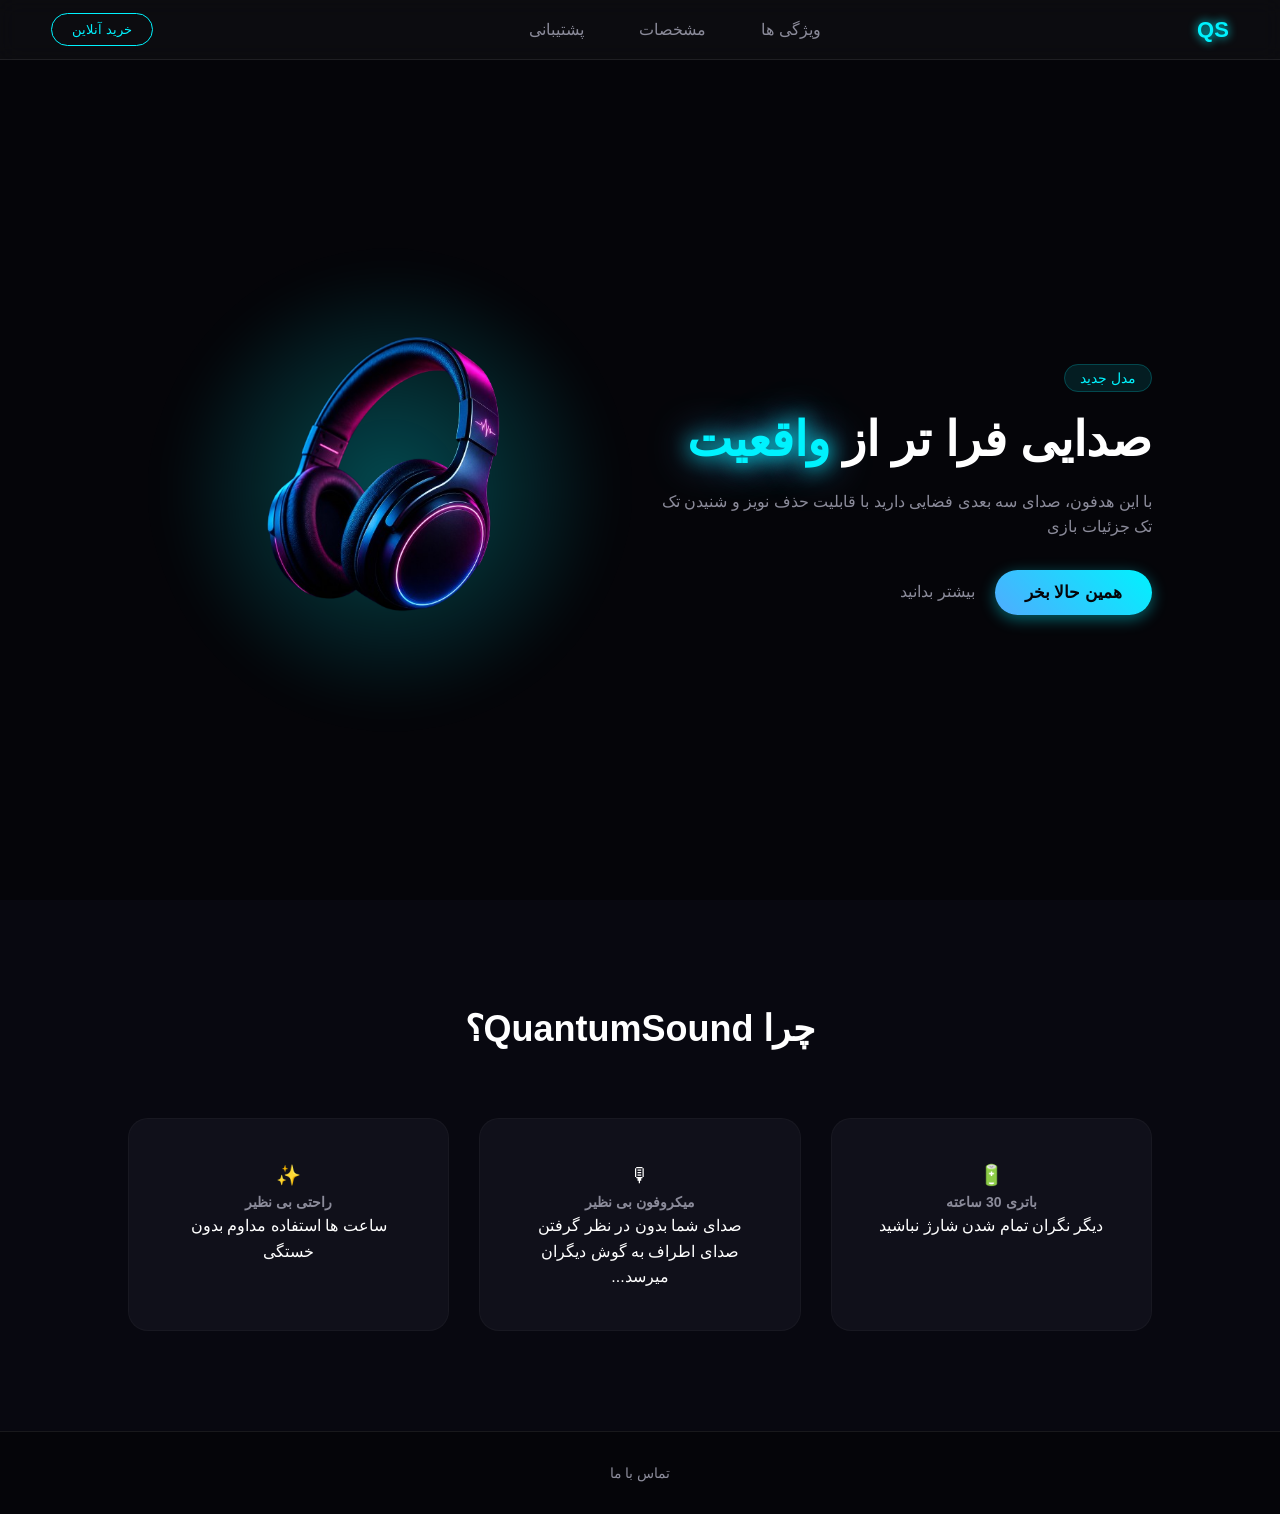
<file: index.html>
<!DOCTYPE html>
<html lang="fa" dir="rtl">
<head>
    <meta charset="UTF-8">
    <meta name="viewport" content="width=device-width, initial-scale=1.0">
    <title>QuantumSound</title>
    <link rel="stylesheet" href="./styles.css">
</head>
<body>
    <header class="main-header">
        <div class="logo">QS</div>
        <nav class="nav-links">
            <ul>
                <li><a href="#features">ویژگی ها</a></li>
                <li><a href="#features">مشخصات</a></li>
                <li><a href="#footer">پشتیبانی</a></li>
            </ul>
        </nav>
        <button class="btn-buy-small">خرید آنلاین</button>
    </header>
    <main class="intro-container">
        <div class="intro-content">
            <span class="badge">مدل جدید</span>
            <h1>صدایی فرا تر از <span class="neon-text">واقعیت</span></h1>
            <p>با این هدفون، صدای سه بعدی فضایی دارید  با قابلیت حذف نویز و شنیدن تک تک جزئیات بازی</p>
            <div class="cta-group">
                <button class="btn-primary">همین حالا بخر</button>
                <a href="#features" class="link-secondary">بیشتر بدانید</a>
            </div>
        </div>
        <div class="showcase-image-wrap"> 
            <div class="floating-image"><img src="./d0c38a62-3740-4512-b876-8fed51d01b6f-removebg-preview.png" alt="تصویر هدفون"></div>
            <div class="neon-glow-circle"></div>
        </div>
    </main>
    <section id="features" class="feature-section">
        <h2 class="section-title">چرا QuantumSound؟</h2>
        <div class="features-grid">
                <div class="feature-card">
                <div class="icon">🔋</div>
                <h3> باتری 30 ساعته</h3>
                <p>دیگر نگران تمام شدن شارژ نباشید</p>
                </div>
                <div class="feature-card">
                    <div class="icon">🎙</div>
                    <h3>میکروفون بی نظیر</h3>
                    <p>صدای شما بدون در نظر گرفتن صدای اطراف به گوش دیگران میرسد...</p>
                </div>
                 <div class="feature-card">
                    <div class="icon">✨</div>
                    <h3>راحتی بی نظیر</h3>
                    <p>ساعت ها استفاده مداوم بدون خستگی</p>
                 </div>
        </div>
    </section>
    <footer id="footer" class="footer">تماس با ما</footer>

    
</body>
</html>
</file>
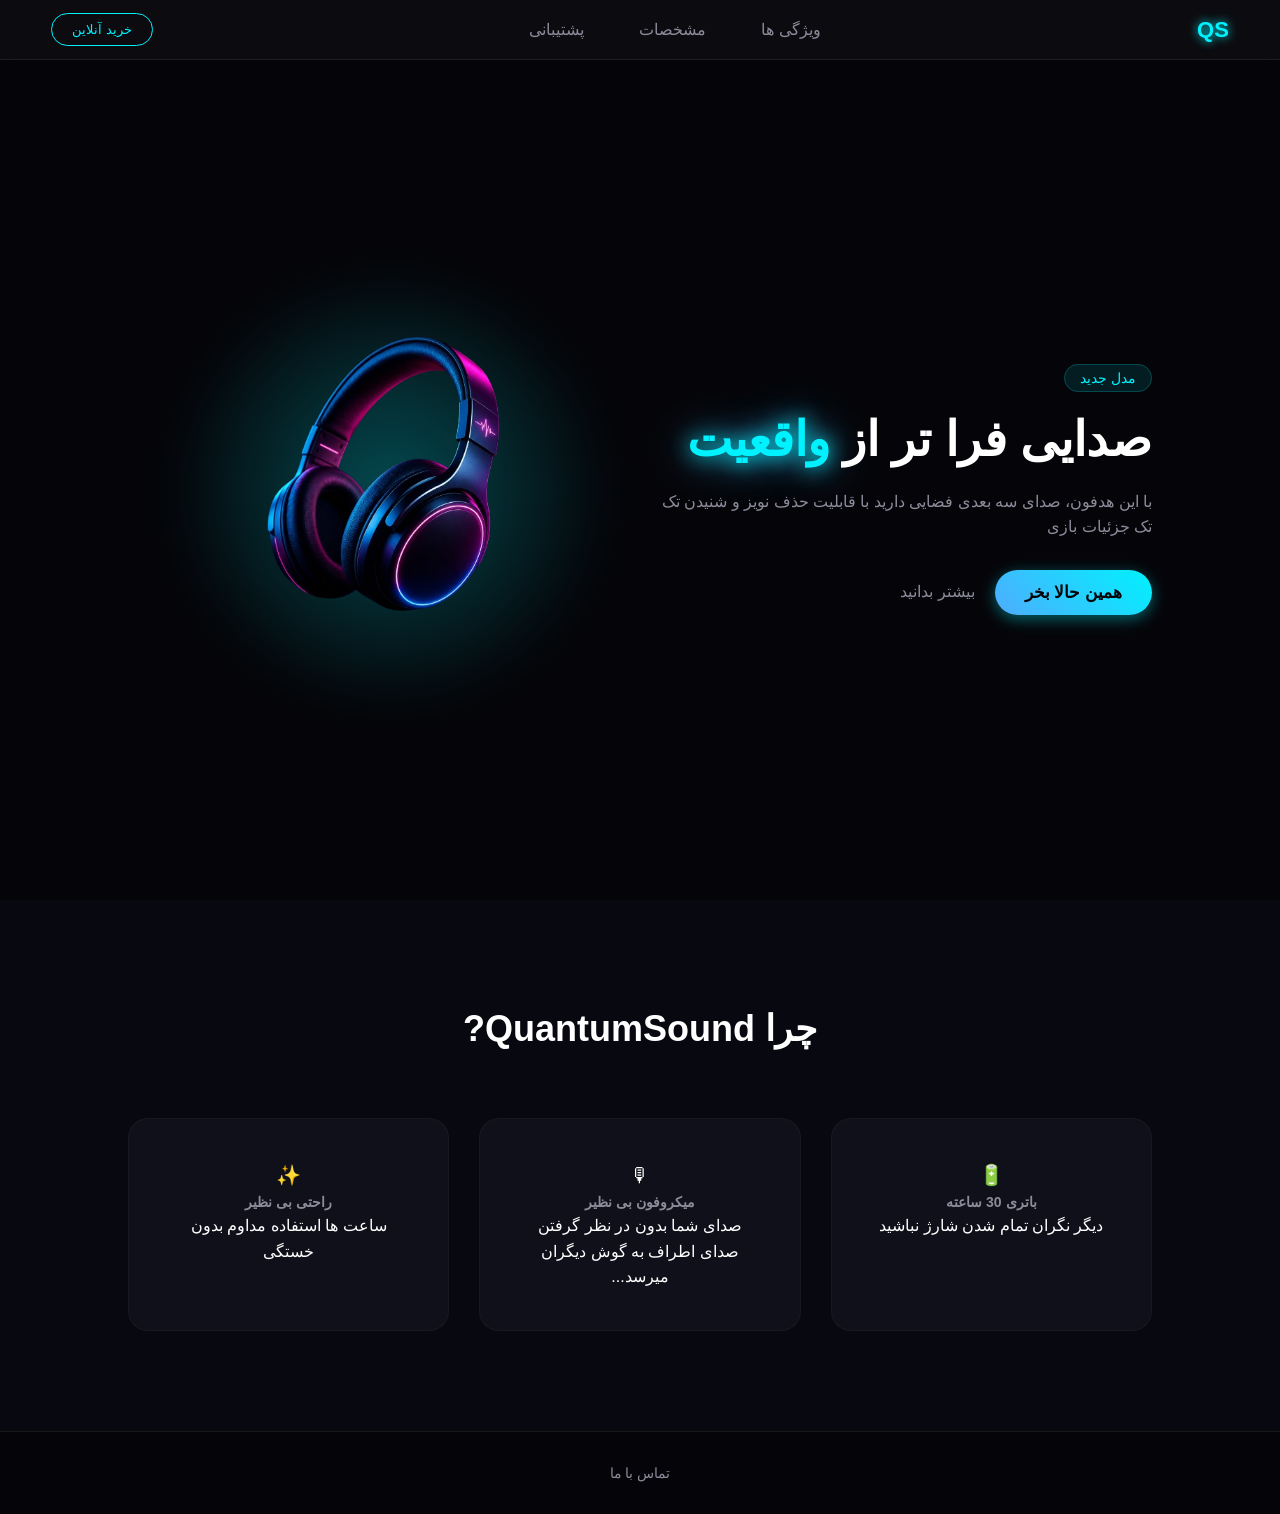
<file: main.html>
<!DOCTYPE html>
<html lang="fa" dir="rtl">
<head>
    <meta charset="UTF-8">
    <meta name="viewport" content="width=device-width, initial-scale=1.0">
    <title>QuantumSound</title>
    <link rel="stylesheet" href="./styles.css">
</head>
<body>
    <header class="main-header">
        <div class="logo">QS</div>
        <nav class="nav-links">
            <ul>
                <li><a href="#features">ویژگی ها</a></li>
                <li><a href="#features">مشخصات</a></li>
                <li><a href="#footer">پشتیبانی</a></li>
            </ul>
        </nav>
        <button class="btn-buy-small">خرید آنلاین</button>
    </header>
    <main class="intro-container">
        <div class="intro-content">
            <span class="badge">مدل جدید</span>
            <h1>صدایی فرا تر از <span class="neon-text">واقعیت</span></h1>
            <p>با این هدفون، صدای سه بعدی فضایی دارید  با قابلیت حذف نویز و شنیدن تک تک جزئیات بازی</p>
            <div class="cta-group">
                <button class="btn-primary">همین حالا بخر</button>
                <a href="#features" class="link-secondary">بیشتر بدانید</a>
            </div>
        </div>
        <div class="showcase-image-wrap"> 
            <div class="floating-image"><img src="./d0c38a62-3740-4512-b876-8fed51d01b6f-removebg-preview.png" alt="تصویر هدفون"></div>
            <div class="neon-glow-circle"></div>
        </div>
    </main>
    <section id = "features" class="feature-section">
        <h2 class="section-title">چرا QuantumSound?</h2>
        <div class="features-grid">
                <div class="feature-card">
                <div class="icon">🔋</div>
                <h3> باتری 30 ساعته</h3>
                <P>دیگر نگران تمام شدن شارژ نباشید</P>
                </div>
                <div class="feature-card">
                    <div class="icon">🎙</div>
                    <h3>میکروفون بی نظیر</h3>
                    <p>صدای شما بدون در نظر گرفتن صدای اطراف به گوش دیگران میرسد...</p>
                </div>
                 <div class="feature-card">
                    <div class="icon">✨</div>
                    <h3>راحتی بی نظیر</h3>
                    <p>ساعت ها استفاده مداوم بدون خستگی</p>
                 </div>
        </div>
    </section>
    <footer class="footer">تماس با ما</footer>

    
</body>
</html>
</file>
<file: styles.css>
:root{
    --bg-color: #050509 ;
    --card-bg: #10101a ;
    --primary-neon: #00f2fe ;
    --secondary-neon: #4facfe ;
    --text-main: #ffffff ;
    --text-muted: #8b8b9a ;
    --glass-bg: rgba(255,255,255,0.03);
    --glass-border: rgba(255,255,255,0.08);
}
*{
    margin: 0;
    padding: 0;
    box-sizing: border-box;
    scroll-behavior:smooth;
}
body{
    background-color:var(--bg-color);
    color:var(--text-main);
    font-family: 'Segoe UI', Tahoma, Geneva, Verdana, sans-serif;
    line-height: 1.6;
    overflow-x: hidden;
} 
.main-header{
    position: fixed;
    top: 0 ;
    left: 0;
    right: 0;
    width: 100%;
    display: flex;
    box-sizing: border-box;
    justify-content: space-between;
    align-items: center;
    padding: 12px  4%;
    background-color: var(--glass-bg);
    backdrop-filter: blur(10px);
    border-bottom: 1px solid var(--glass-border);
    z-index: 1000;
}
.logo{
    font-size: 22px;
    font-weight: bolder;
    color: var(--primary-neon);
    text-shadow: 0 0 10px var(--primary-neon);
}
.nav-links a {
    text-decoration: none;
    color: var(--text-muted);
    margin: 0 15px;
    transition: color 0.3s;
}
header nav ul {
    display: flex;
    list-style:none ;
    gap: 25px;
}
header nav ul a:hover{
    color:var(--text-main);
}
.btn-buy-small{
    background: transparent;
    color: var(--primary-neon);
    border: 1px solid var(--primary-neon);
    padding: 8px 20px;
    border-radius: 20px;
    transition: all 0.3s;
    cursor: pointer;
} 
.btn-buy-small:hover{
    background-color: var(--primary-neon);
    color: var(--bg-color);
    box-shadow: 0 0 15px var(--primary-neon);
}
.intro-container{
    height: 100vh;
    display: flex;
    align-items: center;
    justify-content: space-between;
    padding: 0 10%;
    padding-top: 80px;
}
.intro-content{
    flex: 1;
    max-width: 500px;
}
.badge{
    background-color: rgba(0, 242, 254, 0.1);
    color: var(--primary-neon);
    padding: 5px 15px;
    border-radius: 20px;
    font-size: 14px;
    border: 1px solid rgba(0, 242, 254, 0.2);
}
.intro-content h1{
    font-size: 48px;
    margin: 20px 0;
    line-height: 1.2;
}
.neon-text{
    color: var(--primary-neon);
    text-shadow: 0 0 20px var(--primary-neon) , 0 0 40px var(--secondary-neon);
}
.intro-content p{
    color: var(--text-muted);
    margin-bottom: 30px;
}
.cta-group{
    display: flex;
    align-items: center;
    gap: 20px;
    flex-wrap: wrap;
}
.btn-primary{
    background: linear-gradient(45deg , var(--secondary-neon), var(--primary-neon) );
    color: var(--bg-color);
    border: none;
    padding: 12px 30px;
    border-radius: 25px;
    font-weight: bolder;
    cursor: pointer;
    box-shadow: 0 4px 15px rgba(0, 242, 254, 0.4);
    transition: transform 0.2s , box-shadow 0.3s ;
    font-size: 17px;
}
.btn-primary:hover{
    transform: translateY(-3px) ;
    box-shadow: 0 6px 25px rgba(0, 242, 254, 0.6);
}
.link-secondary{
    color: var(--text-muted);
    text-decoration: none;
    transition: color 0.3s;
}
.link-secondary:hover{
    color: var(--text-main) ;
}
.showcase-image-wrap{
    flex: 1;
    display: flex;
    justify-content: center;
    align-items: center;
    position: relative;
}
.floating-image{
    position: relative;
    z-index: 2;
    animation: floatAnimation 6s ease-in-out infinite;
}
.floating-image img{
    width: 350px;
    height: auto;
}
.neon-glow-circle{
    position: absolute;
    top: 50%;
    left: 50%;
    transform: translate(-50% , -50%);
    width: 450px;
    height: 450px;
    background:radial-gradient(circle ,rgba(0, 242, 254, 0.3) 0% ,rgba(5,5,9,0) 70% );
    filter: blur(20px);
}
@keyframes floatAnimation {
    0% {transform:translateY(0px)rotate(0deg);}
    50% {transform: translateY(-25px) rotate(2deg);}
    100% {transform: translateY(0px) rotate(0deg);}
}
.feature-section{
    padding: 100px 10%;
    background-color: #080810;
}
.section-title {
    text-align: center;
    margin-bottom: 60px;
    font-size: 36px;
}
.features-grid{
    display: grid;
    grid-template-columns: repeat(auto-fit ,minmax(280px, 1fr));
    gap: 30px;
    perspective: 1000px;
}
.feature-card{
    background-color: var(--card-bg);
    padding: 40px;
    border-radius: 20px;
    border: 1px solid var(--glass-bg);
    text-align: center;
    transition: transform 0.5s ease, border-color 0.5s ease;
    transform-style: preserve-3d;
}
.feature-card:hover .icon,
.feature-card:hover h3 {
    transform: translateZ(30px);
    transition: transform 0.5s ease;
}
.feature-card h3 {
    color: var(--text-muted);
    font-size: 14px;
}
.feature-card .icon{
    font-size: 20px;
}
footer{
    text-align: center;
    padding: 30px;
    background-color: var(--bg-color);
    color: var(--text-muted);
    border-top: 1px solid var(--glass-border);
    font-size: 14px;
}
@media screen and (max-width: 900px) {
    .intro-container{
        flex-direction: column;
        height: auto;
        padding: 110px 5% 50px 5%;
        text-align: center;
        gap: 30px;
    }
    .intro-content{
        max-width: 100%;
    }
    .cta-group{
        justify-content: center;
    }
}
@media screen and (max-width: 600px) {
    .main-header{
        align-items: center;
        padding: 12px 5%;
        flex-direction: column;
        gap:12px;
        margin: 0;
    }
    .nav-links{
        display: flex;
        justify-content: center;
        width: 100%;
    }
    header nav ul {
        justify-content: center;
        flex-wrap: wrap;
    }
    .nav-links a {
        margin: 0;
        font-size: 13px;
    }
    .intro-container{
        margin-top: 100px;
    }
    .intro-content h1 {
        font-size: 32px;
    }
    .floating-image{
        max-width: 220px;
    }
    .floating-image img{
        width: 100%;
        max-width: 220px;
    }
    .neon-glow-circle{
        width: 180px;
        height: 180px;
    }
    .features-section{
        padding: 50px 5%;
    }
    .feature-section{
        padding: 50px 5%;
    }
    .section-title{
        font-size: 28px;
    }
}
</file>
